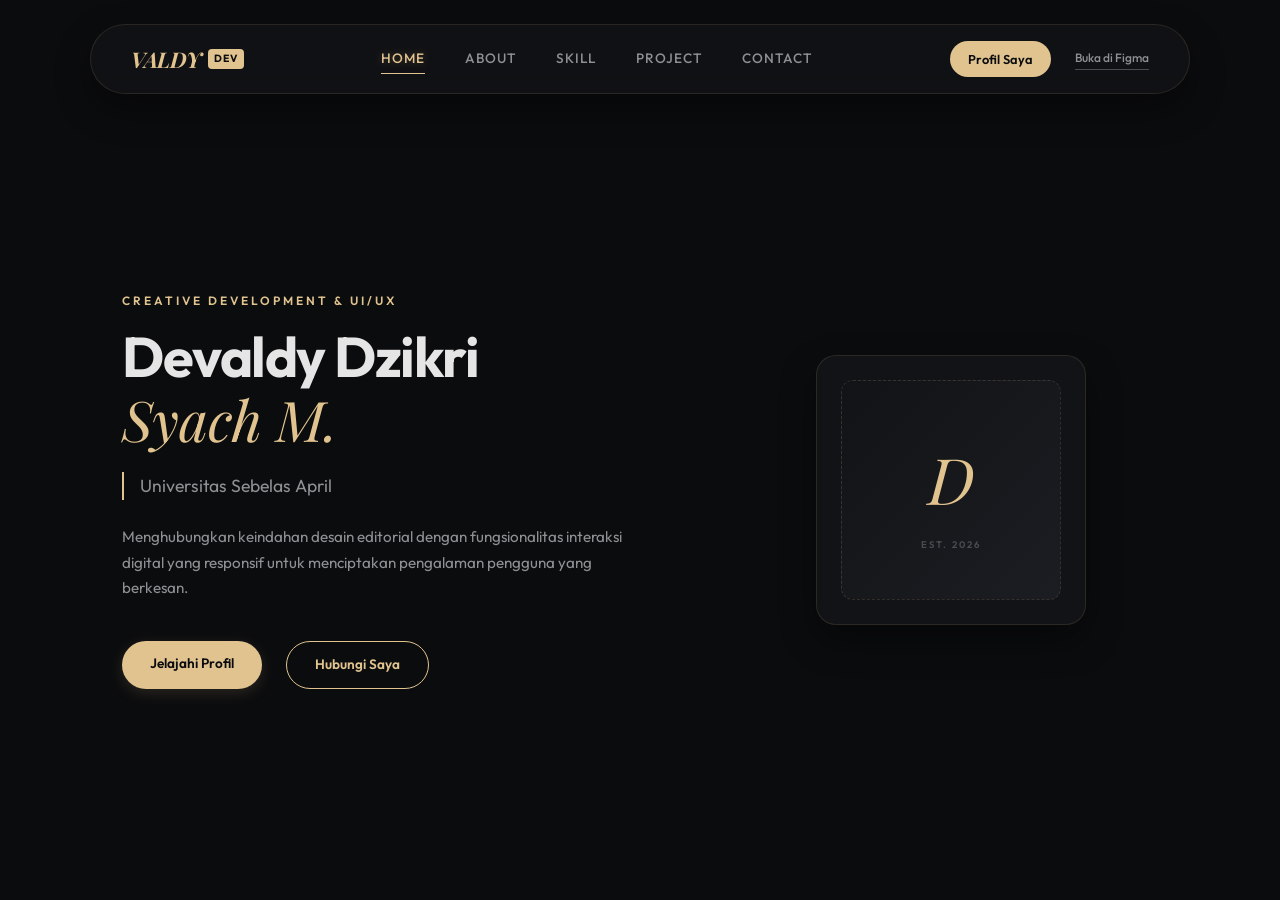
<file: portofolio mas valdy/index.html>
<!DOCTYPE html>
<html lang="id">
<head>
  <meta charset="UTF-8" />
  <meta name="viewport" content="width=device-width, initial-scale=1.0" />
  <title>Devaldy Dzikri Syach M. - Portofolio</title>
  <link rel="stylesheet" href="style.css" />
</head>
<body class="website-mode">
  <header class="mock-header">
    <a href="index.html" class="mock-logo prototype-hotspot" id="s1-logo" data-target="screen-home">VALDY<span>DEV</span></a>
    <button class="mobile-nav-toggle" aria-label="Toggle Menu">
      <span></span>
      <span></span>
      <span></span>
    </button>
    <nav class="mock-nav">
      <a href="index.html" class="mock-nav-item active prototype-hotspot" id="s1-nav-home" data-target="screen-home">Home</a>
      <a href="about.html" class="mock-nav-item prototype-hotspot" id="s1-nav-about" data-target="screen-about">About</a>
      <a href="skills.html" class="mock-nav-item prototype-hotspot" id="s1-nav-skills" data-target="screen-skills">Skill</a>
      <a href="projects.html" class="mock-nav-item prototype-hotspot" id="s1-nav-projects" data-target="screen-projects">Project</a>
      <a href="contact.html" class="mock-nav-item prototype-hotspot" id="s1-nav-contact" data-target="screen-contact">Contact</a>
    </nav>
    <div class="header-actions-group">
      <a href="about.html" class="mock-btn-cv prototype-hotspot" id="s1-btn-cv" data-target="screen-about">Profil Saya</a>
      <a href="canvas.html" class="mock-btn-figma">Buka di Figma</a>
    </div>
  </header>

  <div class="website-container" id="workspace-website">
    <main class="mock-main">
      <div class="hero-section">
        <div class="hero-left">
          <div class="hero-tag">CREATIVE DEVELOPMENT &amp; UI/UX</div>
          <h1 class="hero-title">Devaldy Dzikri<br><span>Syach M.</span></h1>
          <p class="hero-subtitle">Universitas Sebelas April</p>
          <p class="hero-desc">Menghubungkan keindahan desain editorial dengan fungsionalitas interaksi digital yang responsif untuk menciptakan pengalaman pengguna yang berkesan.</p>
          <div class="hero-actions">
            <a href="about.html" class="hero-btn-primary prototype-hotspot" id="s1-hero-explore" data-target="screen-about">Jelajahi Profil</a>
            <a href="contact.html" class="hero-btn-secondary prototype-hotspot" id="s1-hero-contact" data-target="screen-contact">Hubungi Saya</a>
          </div>
        </div>
        
        <div class="hero-right">
          <div class="avatar-glow">
            <div class="avatar-frame">
              <div class="avatar-placeholder">
                <span class="avatar-initials">D</span>
                <p>EST. 2026</p>
              </div>
            </div>
          </div>
        </div>
      </div>
    </main>
  </div>

  <!-- Toast Notification -->
  <div class="success-toast" id="submit-toast">
    <div class="toast-content">
      <span class="toast-icon">✓</span>
      <div>
        <h4>Pesan Berhasil Dikirim</h4>
        <p>Terima kasih. Hubungan simulasi telah dibuat dan Anda kembali ke Home.</p>
      </div>
    </div>
  </div>

  <script src="script.js"></script>
</body>
</html>
</file>
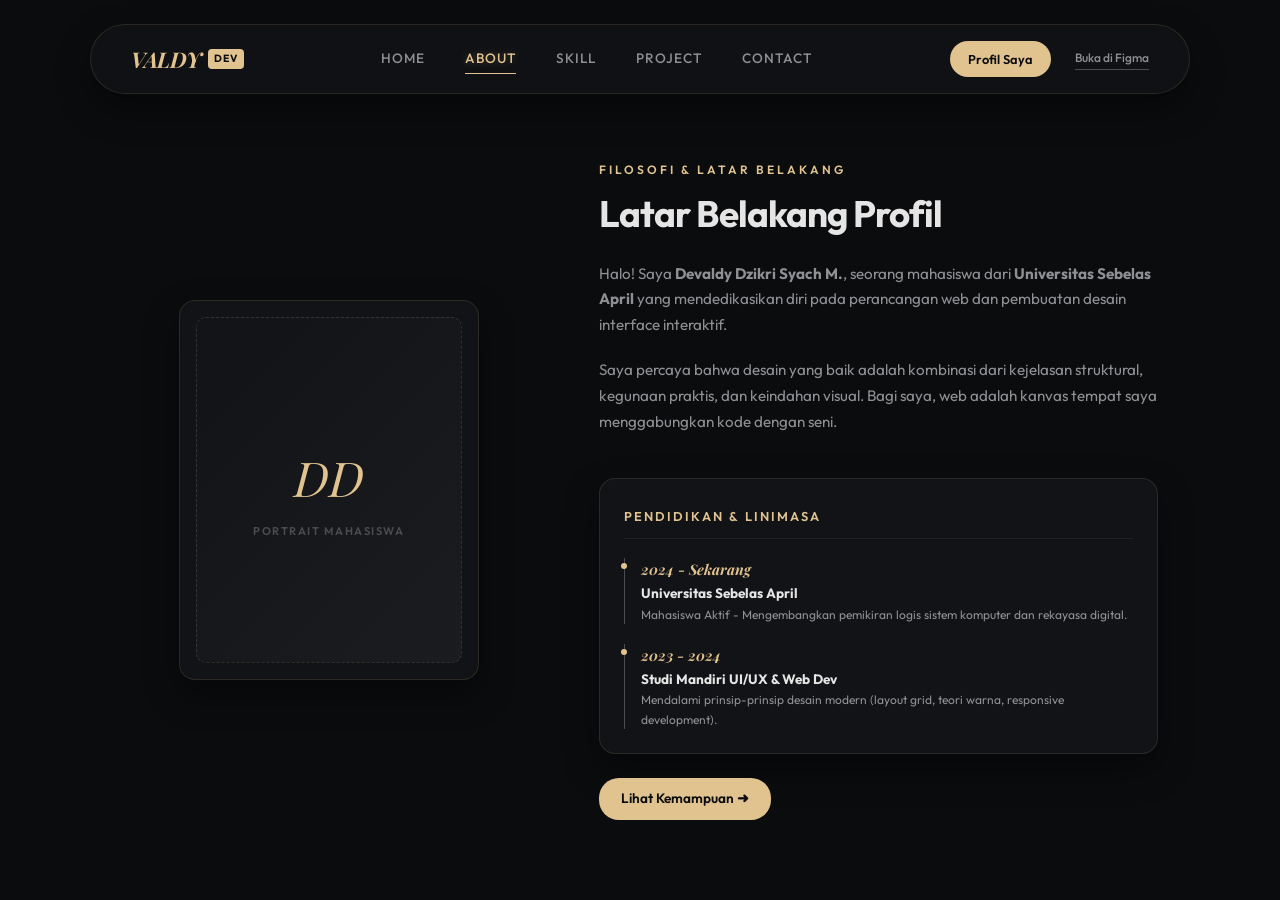
<file: portofolio mas valdy/about.html>
<!DOCTYPE html>
<html lang="id">
<head>
  <meta charset="UTF-8" />
  <meta name="viewport" content="width=device-width, initial-scale=1.0" />
  <title>Devaldy Dzikri Syach M. - About Me</title>
  <link rel="stylesheet" href="style.css" />
</head>
<body class="website-mode">
  <header class="mock-header">
    <a href="index.html" class="mock-logo prototype-hotspot" id="s2-logo" data-target="screen-home">VALDY<span>DEV</span></a>
    <button class="mobile-nav-toggle" aria-label="Toggle Menu">
      <span></span>
      <span></span>
      <span></span>
    </button>
    <nav class="mock-nav">
      <a href="index.html" class="mock-nav-item prototype-hotspot" id="s2-nav-home" data-target="screen-home">Home</a>
      <a href="about.html" class="mock-nav-item active prototype-hotspot" id="s2-nav-about" data-target="screen-about">About</a>
      <a href="skills.html" class="mock-nav-item prototype-hotspot" id="s2-nav-skills" data-target="screen-skills">Skill</a>
      <a href="projects.html" class="mock-nav-item prototype-hotspot" id="s2-nav-projects" data-target="screen-projects">Project</a>
      <a href="contact.html" class="mock-nav-item prototype-hotspot" id="s2-nav-contact" data-target="screen-contact">Contact</a>
    </nav>
    <div class="header-actions-group">
      <a href="about.html" class="mock-btn-cv prototype-hotspot" id="s2-btn-cv" data-target="screen-about">Profil Saya</a>
      <a href="canvas.html" class="mock-btn-figma">Buka di Figma</a>
    </div>
  </header>

  <div class="website-container" id="workspace-website">
    <main class="mock-main">
      <div class="about-section">
        <!-- Portrait Placeholder Left -->
        <div class="about-left">
          <div class="portrait-wrapper">
            <div class="portrait-placeholder">
              <span>DD</span>
              <p>PORTRAIT MAHASISWA</p>
            </div>
          </div>
        </div>
        
        <!-- Bio Info Right -->
        <div class="about-right">
          <div class="section-badge">FILOSOFI &amp; LATAR BELAKANG</div>
          <h2 class="section-title">Latar Belakang Profil</h2>
          <p class="about-desc">Halo! Saya <strong>Devaldy Dzikri Syach M.</strong>, seorang mahasiswa dari <strong>Universitas Sebelas April</strong> yang mendedikasikan diri pada perancangan web dan pembuatan desain interface interaktif.</p>
          <p class="about-desc">Saya percaya bahwa desain yang baik adalah kombinasi dari kejelasan struktural, kegunaan praktis, dan keindahan visual. Bagi saya, web adalah kanvas tempat saya menggabungkan kode dengan seni.</p>
          
          <div class="robotic-terminal">
            <div class="terminal-header">
              <span class="terminal-title">PENDIDIKAN &amp; LINIMASA</span>
            </div>
            <div class="timeline-list">
              <div class="timeline-item">
                <div class="timeline-date">2024 - Sekarang</div>
                <div class="timeline-title-text">Universitas Sebelas April</div>
                <div class="timeline-desc">Mahasiswa Aktif - Mengembangkan pemikiran logis sistem komputer dan rekayasa digital.</div>
              </div>
              <div class="timeline-item">
                <div class="timeline-date">2023 - 2024</div>
                <div class="timeline-title-text">Studi Mandiri UI/UX &amp; Web Dev</div>
                <div class="timeline-desc">Mendalami prinsip-prinsip desain modern (layout grid, teori warna, responsive development).</div>
              </div>
            </div>
          </div>
          
          <div class="about-cta-container">
            <a href="skills.html" class="about-btn-next prototype-hotspot" id="s2-btn-skills" data-target="screen-skills">Lihat Kemampuan ➜</a>
          </div>
        </div>
      </div>
    </main>
  </div>

  <script src="script.js"></script>
</body>
</html>
</file>
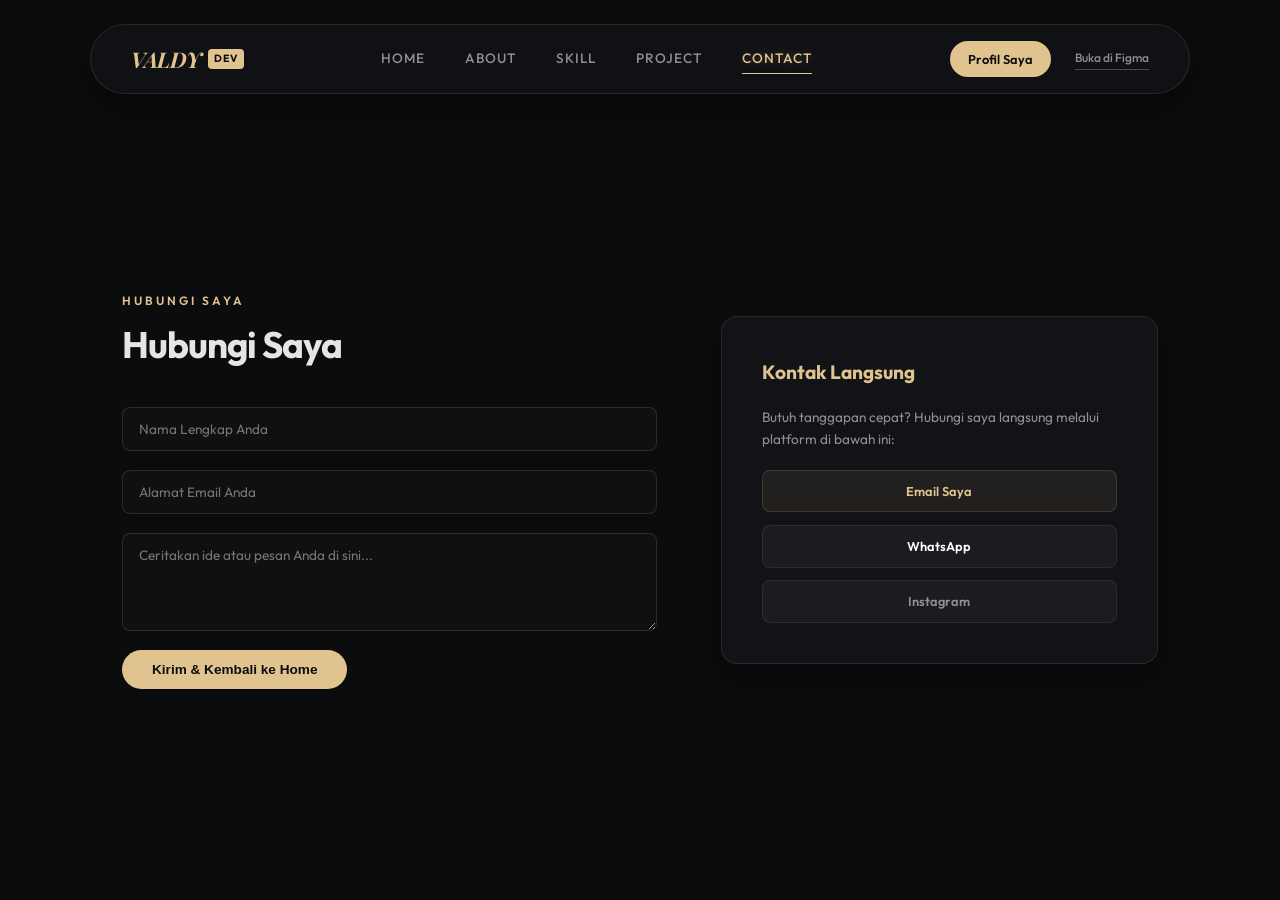
<file: portofolio mas valdy/contact.html>
<!DOCTYPE html>
<html lang="id">
<head>
  <meta charset="UTF-8" />
  <meta name="viewport" content="width=device-width, initial-scale=1.0" />
  <title>Devaldy Dzikri Syach M. - Contact</title>
  <link rel="stylesheet" href="style.css" />
</head>
<body class="website-mode">
  <header class="mock-header">
    <a href="index.html" class="mock-logo prototype-hotspot" id="s5-logo" data-target="screen-home">VALDY<span>DEV</span></a>
    <button class="mobile-nav-toggle" aria-label="Toggle Menu">
      <span></span>
      <span></span>
      <span></span>
    </button>
    <nav class="mock-nav">
      <a href="index.html" class="mock-nav-item prototype-hotspot" id="s5-nav-home" data-target="screen-home">Home</a>
      <a href="about.html" class="mock-nav-item prototype-hotspot" id="s5-nav-about" data-target="screen-about">About</a>
      <a href="skills.html" class="mock-nav-item prototype-hotspot" id="s5-nav-skills" data-target="screen-skills">Skill</a>
      <a href="projects.html" class="mock-nav-item prototype-hotspot" id="s5-nav-projects" data-target="screen-projects">Project</a>
      <a href="contact.html" class="mock-nav-item active prototype-hotspot" id="s5-nav-contact" data-target="screen-contact">Contact</a>
    </nav>
    <div class="header-actions-group">
      <a href="about.html" class="mock-btn-cv prototype-hotspot" id="s5-btn-cv" data-target="screen-about">Profil Saya</a>
      <a href="canvas.html" class="mock-btn-figma">Buka di Figma</a>
    </div>
  </header>

  <div class="website-container" id="workspace-website">
    <main class="mock-main">
      <div class="contact-section-inner">
        <!-- Form Left -->
        <div class="contact-left">
          <div class="section-badge">HUBUNGI SAYA</div>
          <h2 class="section-title">Hubungi Saya</h2>
          <form class="contact-form-sim" onsubmit="event.preventDefault(); triggerSubmitSim();">
            <input type="text" placeholder="Nama Lengkap Anda" class="contact-input" required />
            <input type="email" placeholder="Alamat Email Anda" class="contact-input" required />
            <textarea placeholder="Ceritakan ide atau pesan Anda di sini..." class="contact-textarea" rows="4" required></textarea>
            <button type="submit" class="contact-btn-submit prototype-hotspot" id="s5-btn-submit" data-target="screen-home">Kirim &amp; Kembali ke Home</button>
          </form>
        </div>
        
        <!-- Direct Links Right -->
        <div class="contact-right">
          <h3>Kontak Langsung</h3>
          <p>Butuh tanggapan cepat? Hubungi saya langsung melalui platform di bawah ini:</p>
          <div class="direct-links-grid">
            <a href="mailto:devaldy.dzikri@example.com" target="_blank" class="contact-social-btn email-btn">
              <span>Email Saya</span>
            </a>
            <a href="https://wa.me/6281234567890?text=Halo%20Devaldy%20saya%20tertarik%20dengan%20portofolio%20Anda" target="_blank" class="contact-social-btn wa-btn">
              <span>WhatsApp</span>
            </a>
            <a href="https://instagram.com/devaldy.dzikri" target="_blank" class="contact-social-btn ig-btn">
              <span>Instagram</span>
            </a>
          </div>
        </div>
      </div>
    </main>
  </div>

  <script src="script.js"></script>
</body>
</html>
</file>
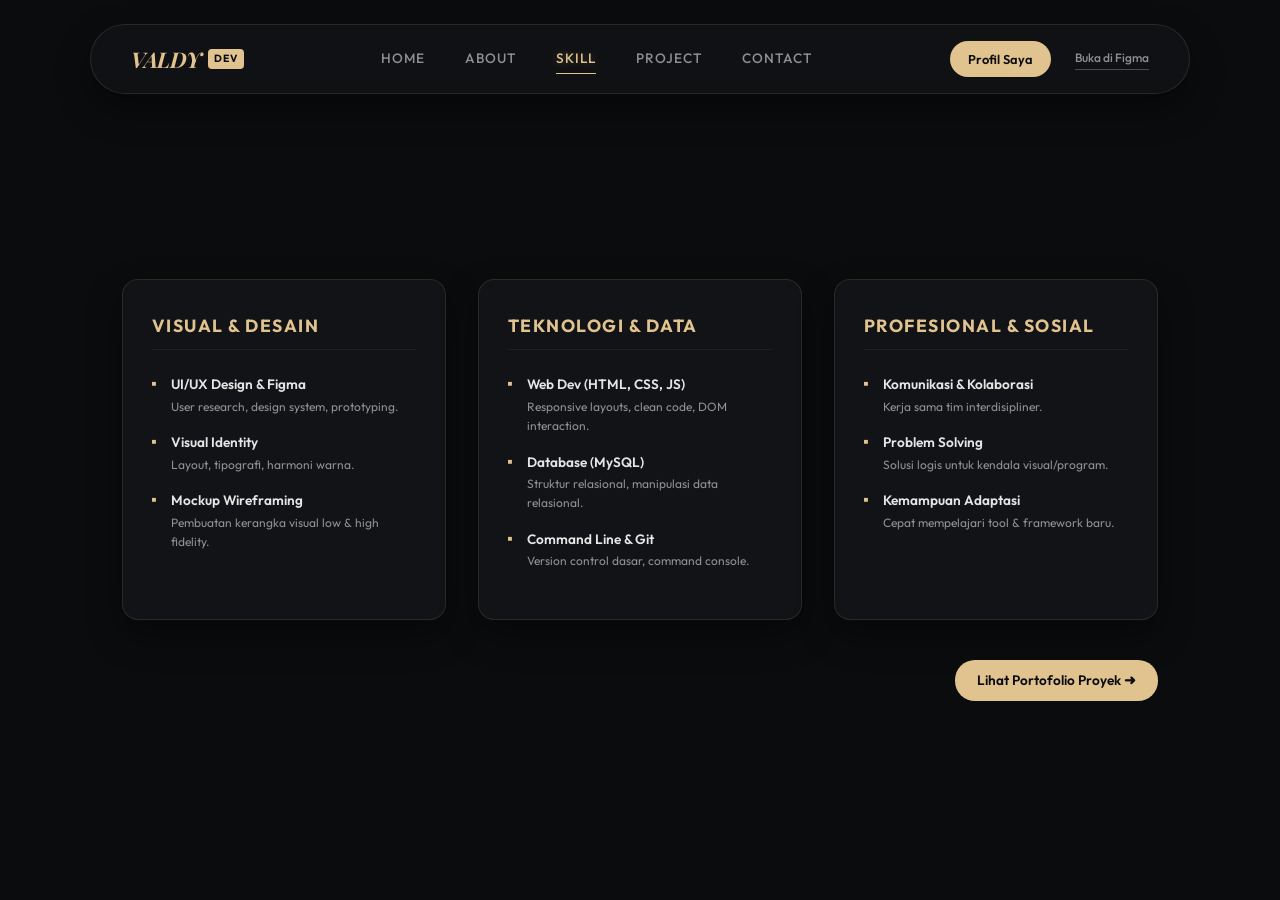
<file: portofolio mas valdy/skills.html>
<!DOCTYPE html>
<html lang="id">
<head>
  <meta charset="UTF-8" />
  <meta name="viewport" content="width=device-width, initial-scale=1.0" />
  <title>Devaldy Dzikri Syach M. - Skills</title>
  <link rel="stylesheet" href="style.css" />
</head>
<body class="website-mode">
  <header class="mock-header">
    <a href="index.html" class="mock-logo prototype-hotspot" id="s3-logo" data-target="screen-home">VALDY<span>DEV</span></a>
    <button class="mobile-nav-toggle" aria-label="Toggle Menu">
      <span></span>
      <span></span>
      <span></span>
    </button>
    <nav class="mock-nav">
      <a href="index.html" class="mock-nav-item prototype-hotspot" id="s3-nav-home" data-target="screen-home">Home</a>
      <a href="about.html" class="mock-nav-item prototype-hotspot" id="s3-nav-about" data-target="screen-about">About</a>
      <a href="skills.html" class="mock-nav-item active prototype-hotspot" id="s3-nav-skills" data-target="screen-skills">Skill</a>
      <a href="projects.html" class="mock-nav-item prototype-hotspot" id="s3-nav-projects" data-target="screen-projects">Project</a>
      <a href="contact.html" class="mock-nav-item prototype-hotspot" id="s3-nav-contact" data-target="screen-contact">Contact</a>
    </nav>
    <div class="header-actions-group">
      <a href="about.html" class="mock-btn-cv prototype-hotspot" id="s3-btn-cv" data-target="screen-about">Profil Saya</a>
      <a href="canvas.html" class="mock-btn-figma">Buka di Figma</a>
    </div>
  </header>

  <div class="website-container" id="workspace-website">
    <main class="mock-main">
      <div class="skills-layout">
        <!-- Col 1: Design -->
        <div class="skills-card">
          <h3>Visual &amp; Desain</h3>
          <ul class="skill-bullet-list">
            <li class="skill-bullet-item">
              <span class="skill-label-text">UI/UX Design &amp; Figma</span>
              <span class="skill-sub-text">User research, design system, prototyping.</span>
            </li>
            <li class="skill-bullet-item">
              <span class="skill-label-text">Visual Identity</span>
              <span class="skill-sub-text">Layout, tipografi, harmoni warna.</span>
            </li>
            <li class="skill-bullet-item">
              <span class="skill-label-text">Mockup Wireframing</span>
              <span class="skill-sub-text">Pembuatan kerangka visual low &amp; high fidelity.</span>
            </li>
          </ul>
        </div>
        
        <!-- Col 2: Dev -->
        <div class="skills-card">
          <h3>Teknologi &amp; Data</h3>
          <ul class="skill-bullet-list">
            <li class="skill-bullet-item">
              <span class="skill-label-text">Web Dev (HTML, CSS, JS)</span>
              <span class="skill-sub-text">Responsive layouts, clean code, DOM interaction.</span>
            </li>
            <li class="skill-bullet-item">
              <span class="skill-label-text">Database (MySQL)</span>
              <span class="skill-sub-text">Struktur relasional, manipulasi data relasional.</span>
            </li>
            <li class="skill-bullet-item">
              <span class="skill-label-text">Command Line &amp; Git</span>
              <span class="skill-sub-text">Version control dasar, command console.</span>
            </li>
          </ul>
        </div>
        
        <!-- Col 3: Professional -->
        <div class="skills-card">
          <h3>Profesional &amp; Sosial</h3>
          <ul class="skill-bullet-list">
            <li class="skill-bullet-item">
              <span class="skill-label-text">Komunikasi &amp; Kolaborasi</span>
              <span class="skill-sub-text">Kerja sama tim interdisipliner.</span>
            </li>
            <li class="skill-bullet-item">
              <span class="skill-label-text">Problem Solving</span>
              <span class="skill-sub-text">Solusi logis untuk kendala visual/program.</span>
            </li>
            <li class="skill-bullet-item">
              <span class="skill-label-text">Kemampuan Adaptasi</span>
              <span class="skill-sub-text">Cepat mempelajari tool &amp; framework baru.</span>
            </li>
          </ul>
        </div>
      </div>
      
      <div class="skills-footer">
        <a href="projects.html" class="about-btn-next prototype-hotspot" id="s3-btn-projects" data-target="screen-projects">Lihat Portofolio Proyek ➜</a>
      </div>
    </main>
  </div>

  <script src="script.js"></script>
</body>
</html>
</file>
<file: portofolio mas valdy/style.css>
/* ==========================================================================
   RESET & SYSTEM VARIABLE DEFINITIONS
   ========================================================================== */
@import url('https://fonts.googleapis.com/css2?family=Playfair+Display:ital,wght@0,400;0,700;1,400&family=Outfit:wght@300;400;500;600;700&family=Syne:wght@700;800&display=swap');

:root {
  /* Luxury Dark Palette */
  --bg-dark: #0B0C0E;          /* Deep Velvet Charcoal */
  --bg-panel: #121316;         /* Dark Slate Slate */
  --text-primary: #E5E5E5;     /* Premium Platinum Silver */
  --text-secondary: #8E9093;   /* Soft Muted Gray */
  --text-muted: #4A4C50;       /* Dark Boundary Gray */
  
  /* Metallic Accent */
  --accent-gold: #E1C38F;      /* Champagne Gold */
  --accent-gold-muted: rgba(225, 195, 143, 0.15);
  
  /* Typography */
  --font-family: 'Outfit', sans-serif;
  --font-serif: 'Playfair Display', serif;
  --font-heading: 'Syne', sans-serif;

  /* Glassmorphism & Shadow Tokens */
  --glass-bg: rgba(18, 19, 22, 0.85);
  --glass-border: rgba(225, 195, 143, 0.12);
  --glass-shadow: 0 15px 35px rgba(0, 0, 0, 0.4);

  /* Figma Canvas Styles */
  --figma-bg: #121315;         /* Luxury Dark Workspace */
  --figma-border: #242528;
  --wire-color: #0c8ce9;       /* Figma Blue */
  --wire-hover-color: #ff2d55;
}

* {
  box-sizing: border-box;
  margin: 0;
  padding: 0;
}

body {
  font-family: var(--font-family);
  background: var(--bg-dark);
  color: var(--text-primary);
  line-height: 1.6;
  overflow-x: hidden;
}

a {
  color: inherit;
  text-decoration: none;
}

/* Custom Minimalist Scrollbar */
::-webkit-scrollbar {
  width: 6px;
}
::-webkit-scrollbar-track {
  background: var(--bg-dark);
}
::-webkit-scrollbar-thumb {
  background: #202226;
  border-radius: 3px;
}
::-webkit-scrollbar-thumb:hover {
  background: var(--accent-gold);
}

/* ==========================================================================
   WEBSITE VIEW - WRAPPERS & CONTAINER
   ========================================================================== */
.website-mode {
  min-height: 100vh;
  display: flex;
  flex-direction: column;
}

.website-container {
  width: 100%;
  max-width: 1100px;
  margin: 0 auto;
  padding: 8rem 2rem 3rem 2rem; /* Clear top header space */
  flex-grow: 1;
  display: flex;
  flex-direction: column;
  justify-content: center;
}

/* ==========================================================================
   TOP-FLOATING LUXURY GLASS BAR NAVIGATION
   ========================================================================== */
.mock-header {
  position: fixed;
  top: 1.5rem;
  left: 50%;
  transform: translateX(-50%);
  width: calc(100% - 3rem);
  max-width: 1100px;
  height: 70px;
  background: var(--glass-bg);
  border: 1px solid var(--glass-border);
  border-radius: 35px;
  padding: 0 2.5rem;
  display: flex;
  justify-content: space-between;
  align-items: center;
  z-index: 100;
  backdrop-filter: blur(10px);
  box-shadow: var(--glass-shadow);
}

.mock-logo {
  font-family: var(--font-serif);
  font-weight: 700;
  font-size: 1.35rem;
  color: var(--accent-gold);
  letter-spacing: -0.5px;
  font-style: italic;
  display: flex;
  align-items: center;
  gap: 4px;
}

.mock-logo span {
  font-family: var(--font-family);
  font-size: 0.65rem;
  background: var(--accent-gold);
  color: #0B0C0E;
  padding: 2px 6px;
  border-radius: 4px;
  font-weight: 700;
  letter-spacing: 1px;
  font-style: normal;
  margin-left: 2px;
}

.mock-nav {
  display: flex;
  gap: 2.5rem;
}

.mock-nav-item {
  font-size: 0.85rem;
  font-weight: 500;
  color: var(--text-secondary);
  transition: all 0.3s ease;
  position: relative;
  text-transform: uppercase;
  letter-spacing: 1px;
}

.mock-nav-item:hover, .mock-nav-item.active {
  color: var(--accent-gold);
  text-shadow: 0 0 10px rgba(225, 195, 143, 0.3);
}

.mock-nav-item.active::after {
  content: '';
  position: absolute;
  bottom: -4px;
  left: 0;
  width: 100%;
  height: 1px;
  background: var(--accent-gold);
}

.header-actions-group {
  display: flex;
  align-items: center;
  gap: 1.5rem;
}

.mock-btn-cv {
  font-family: var(--font-family);
  font-weight: 600;
  font-size: 0.8rem;
  padding: 8px 18px;
  border-radius: 20px;
  background: var(--accent-gold);
  color: #0B0C0E;
  border: none;
  cursor: pointer;
  transition: all 0.3s ease;
}

.mock-btn-cv:hover {
  background: #ffffff;
  transform: translateY(-1px);
}

.mock-btn-figma {
  font-size: 0.75rem;
  font-weight: 500;
  color: var(--text-secondary);
  border-bottom: 1px solid var(--text-muted);
  transition: all 0.3s;
  padding-bottom: 1px;
}

.mock-btn-figma:hover {
  color: var(--accent-gold);
  border-bottom-color: var(--accent-gold);
}

.mock-main {
  flex-grow: 1;
  display: flex;
  flex-direction: column;
  justify-content: center;
}

/* ==========================================================================
   PAGE 1: HOME SCREEN (LUXURY TYPOGRAPHY & MEDIA PLACEHOLDER)
   ========================================================================== */
.hero-section {
  display: grid;
  grid-template-columns: 1.15fr 0.85fr;
  gap: 4rem;
  align-items: center;
}

.hero-left {
  display: flex;
  flex-direction: column;
}

.hero-tag {
  font-family: var(--font-family);
  font-size: 0.75rem;
  font-weight: 600;
  color: var(--accent-gold);
  letter-spacing: 3px;
  margin-bottom: 1rem;
  text-transform: uppercase;
}

.hero-title {
  font-family: var(--font-family);
  font-size: 3.5rem;
  line-height: 1.1;
  font-weight: 700;
  color: var(--text-primary);
  margin-bottom: 1.2rem;
  letter-spacing: -1.5px;
}

.hero-title span {
  font-family: var(--font-serif);
  font-weight: 400;
  font-style: italic;
  color: var(--accent-gold);
  letter-spacing: 0px;
}

.hero-subtitle {
  font-size: 1.1rem;
  font-weight: 400;
  color: var(--text-secondary);
  margin-bottom: 1.5rem;
  border-left: 2px solid var(--accent-gold);
  padding-left: 1rem;
}

.hero-desc {
  font-size: 0.95rem;
  color: var(--text-secondary);
  margin-bottom: 2.5rem;
  max-width: 500px;
  line-height: 1.7;
}

.hero-actions {
  display: flex;
  gap: 1.5rem;
}

.hero-btn-primary {
  padding: 12px 28px;
  border-radius: 30px;
  font-weight: 600;
  font-size: 0.85rem;
  background: var(--accent-gold);
  color: #0B0C0E;
  transition: all 0.3s ease;
  box-shadow: 0 4px 15px rgba(225, 195, 143, 0.15);
}

.hero-btn-primary:hover {
  transform: translateY(-2px);
  background: #ffffff;
}

.hero-btn-secondary {
  padding: 12px 28px;
  border-radius: 30px;
  font-weight: 600;
  font-size: 0.85rem;
  background: transparent;
  color: var(--accent-gold);
  border: 1px solid var(--accent-gold);
  transition: all 0.3s ease;
}

.hero-btn-secondary:hover {
  background: rgba(225, 195, 143, 0.05);
}

/* Luxury portrait placeholder */
.hero-right {
  display: flex;
  justify-content: center;
}

.avatar-glow {
  position: relative;
}

.avatar-frame {
  width: 270px;
  height: 270px;
  border-radius: 20px;
  background: var(--bg-panel);
  border: 1px solid var(--glass-border);
  padding: 1.5rem;
  display: flex;
  align-items: center;
  justify-content: center;
  box-shadow: var(--glass-shadow);
}

.avatar-placeholder {
  width: 100%;
  height: 100%;
  border-radius: 12px;
  background: linear-gradient(135deg, #121316 0%, #1c1d22 100%);
  border: 1px dashed rgba(225, 195, 143, 0.15);
  display: flex;
  flex-direction: column;
  align-items: center;
  justify-content: center;
  position: relative;
  overflow: hidden;
  color: var(--text-secondary);
}

.avatar-initials {
  font-family: var(--font-serif);
  font-size: 4rem;
  font-weight: 400;
  font-style: italic;
  color: var(--accent-gold);
}

.avatar-placeholder p {
  font-size: 0.6rem;
  font-weight: 600;
  letter-spacing: 2px;
  margin-top: 6px;
  color: var(--text-muted);
}

/* ==========================================================================
   PAGE 2: ABOUT ME SCREEN (LUXURY SPLIT SCREEN)
   ========================================================================== */
.about-section {
  display: grid;
  grid-template-columns: 0.85fr 1.15fr;
  gap: 4rem;
  align-items: center;
}

.about-left {
  display: flex;
  justify-content: center;
}

.portrait-wrapper {
  width: 100%;
  max-width: 300px;
  height: 380px;
  border-radius: 16px;
  background: var(--bg-panel);
  border: 1px solid var(--glass-border);
  padding: 1rem;
  box-shadow: var(--glass-shadow);
}

.portrait-placeholder {
  width: 100%;
  height: 100%;
  border-radius: 10px;
  background: linear-gradient(135deg, #121316 0%, #1b1c20 100%);
  border: 1px dashed rgba(225, 195, 143, 0.15);
  display: flex;
  flex-direction: column;
  align-items: center;
  justify-content: center;
  color: var(--text-muted);
  text-align: center;
  padding: 1.5rem;
}

.portrait-placeholder span {
  font-family: var(--font-serif);
  font-size: 3rem;
  font-style: italic;
  color: var(--accent-gold);
  margin-bottom: 0.5rem;
}

.portrait-placeholder p {
  font-size: 0.7rem;
  letter-spacing: 1.5px;
  font-weight: 600;
}

.about-right {
  display: flex;
  flex-direction: column;
}

.section-badge {
  font-size: 0.75rem;
  font-weight: 600;
  color: var(--accent-gold);
  letter-spacing: 3px;
  text-transform: uppercase;
  margin-bottom: 0.8rem;
}

.section-title {
  font-family: var(--font-family);
  font-size: 2.3rem;
  font-weight: 700;
  line-height: 1.2;
  color: var(--text-primary);
  margin-bottom: 1.5rem;
  letter-spacing: -1px;
}

.about-desc {
  font-size: 0.95rem;
  color: var(--text-secondary);
  margin-bottom: 1.2rem;
  line-height: 1.7;
}

.about-cta-container {
  margin-top: 1.5rem;
}

.about-btn-next {
  display: inline-flex;
  align-items: center;
  gap: 8px;
  padding: 10px 22px;
  background: var(--accent-gold);
  color: #0B0C0E;
  border-radius: 20px;
  font-weight: 600;
  font-size: 0.85rem;
  transition: all 0.3s;
}

.about-btn-next:hover {
  transform: translateX(4px);
  background: #ffffff;
}

/* Chronological Timeline Box */
.robotic-terminal {
  background: var(--bg-panel);
  border: 1px solid var(--glass-border);
  border-radius: 16px;
  padding: 1.5rem;
  box-shadow: var(--glass-shadow);
  margin-top: 1.5rem;
}

.terminal-header {
  border-bottom: 1px solid rgba(225, 195, 143, 0.08);
  padding-bottom: 0.6rem;
  margin-bottom: 1.2rem;
}

.terminal-title {
  font-size: 0.8rem;
  text-transform: uppercase;
  letter-spacing: 2px;
  color: var(--accent-gold);
  font-weight: 600;
}

.timeline-list {
  display: flex;
  flex-direction: column;
  gap: 1.2rem;
}

.timeline-item {
  display: flex;
  flex-direction: column;
  border-left: 1.5px solid var(--text-muted);
  padding-left: 1rem;
  position: relative;
}

.timeline-item::after {
  content: '';
  position: absolute;
  left: -4px;
  top: 5px;
  width: 6px;
  height: 6px;
  border-radius: 50%;
  background: var(--accent-gold);
}

.timeline-date {
  font-family: var(--font-serif);
  font-size: 0.9rem;
  font-style: italic;
  color: var(--accent-gold);
  font-weight: 700;
  margin-bottom: 2px;
}

.timeline-title-text {
  font-size: 0.85rem;
  font-weight: 700;
  color: var(--text-primary);
}

.timeline-desc {
  font-size: 0.75rem;
  color: var(--text-secondary);
}

/* ==========================================================================
   PAGE 3: SKILLS SCREEN (LUXURY THREE COLUMN LIST)
   ========================================================================== */
.skills-layout {
  display: grid;
  grid-template-columns: 1fr 1fr 1fr;
  gap: 2rem;
  margin-bottom: 2.5rem;
}

.skills-card {
  background: var(--bg-panel);
  border: 1px solid var(--glass-border);
  border-radius: 16px;
  padding: 2rem 1.8rem;
  box-shadow: var(--glass-shadow);
}

.skills-card h3 {
  font-family: var(--font-family);
  font-size: 1.1rem;
  font-weight: 700;
  margin-bottom: 1.5rem;
  color: var(--accent-gold);
  text-transform: uppercase;
  letter-spacing: 1.5px;
  border-bottom: 1px solid rgba(225, 195, 143, 0.08);
  padding-bottom: 0.6rem;
}

.skill-bullet-list {
  list-style: none;
}

.skill-bullet-item {
  position: relative;
  padding-left: 1.2rem;
  margin-bottom: 1rem;
  font-size: 0.85rem;
}

.skill-bullet-item::before {
  content: '■';
  position: absolute;
  left: 0;
  color: var(--accent-gold);
  font-size: 0.5rem;
  top: 3px;
}

.skill-label-text {
  font-weight: 600;
  color: var(--text-primary);
  display: block;
}

.skill-sub-text {
  font-size: 0.75rem;
  color: var(--text-secondary);
  display: block;
  margin-top: 1px;
}

.skills-footer {
  display: flex;
  justify-content: flex-end;
}

/* ==========================================================================
   PAGE 4: PROJECTS SCREEN (IMAGE CONTAINER GRID)
   ========================================================================== */
.projects-container {
  display: flex;
  flex-direction: column;
}

.projects-intro {
  margin-bottom: 2rem;
}

.projects-grid-2x2 {
  display: grid;
  grid-template-columns: 1fr 1fr;
  gap: 2rem;
}

.project-card-compact {
  background: var(--bg-panel);
  border: 1px solid var(--glass-border);
  border-radius: 16px;
  overflow: hidden;
  display: flex;
  flex-direction: column;
  transition: all 0.3s ease;
  box-shadow: var(--glass-shadow);
  padding: 1.2rem;
}

.project-card-compact:hover {
  transform: translateY(-4px);
  border-color: var(--accent-gold);
  box-shadow: 0 12px 30px rgba(0, 0, 0, 0.6);
}

/* Premium Image Placeholder Wrapper */
.project-image-wrapper {
  position: relative;
  width: 100%;
  height: 170px;
  border-radius: 10px;
  overflow: hidden;
  background: #191B1F;
  border: 1px solid rgba(225, 195, 143, 0.08);
  margin-bottom: 1.2rem;
}

.project-image-wrapper img {
  width: 100%;
  height: 100%;
  object-fit: cover;
  opacity: 0.85;
  transition: transform 0.5s ease;
  z-index: 2;
  position: relative;
}

.project-card-compact:hover .project-image-wrapper img {
  transform: scale(1.04);
}

/* Backing layout when image is not present */
.project-image-wrapper::before {
  content: 'PLACEHOLDER GAMBAR PROYEK';
  position: absolute;
  top: 0; left: 0; right: 0; bottom: 0;
  display: flex;
  align-items: center;
  justify-content: center;
  font-size: 0.7rem;
  font-weight: 700;
  letter-spacing: 2px;
  color: rgba(225, 195, 143, 0.3);
  background: linear-gradient(135deg, #121316 0%, #1b1c20 100%);
  z-index: 1;
  text-align: center;
  padding: 1rem;
}

.proj-number {
  font-family: var(--font-serif);
  font-size: 1.8rem;
  font-weight: 700;
  font-style: italic;
  color: var(--accent-gold);
  line-height: 1;
  margin-bottom: 0.5rem;
}

.proj-meta h4 {
  font-family: var(--font-family);
  font-size: 1.05rem;
  font-weight: 700;
  color: var(--text-primary);
  margin-bottom: 0.2rem;
}

.proj-role-tag {
  font-size: 0.7rem;
  font-weight: 600;
  color: var(--accent-gold);
  text-transform: uppercase;
  letter-spacing: 1px;
  margin-bottom: 0.6rem;
  display: block;
}

.proj-meta p {
  font-size: 0.8rem;
  color: var(--text-secondary);
  line-height: 1.5;
  margin-bottom: 1rem;
}

.click-details {
  font-size: 0.75rem;
  font-weight: 700;
  color: var(--accent-gold);
  display: inline-flex;
  align-items: center;
  gap: 4px;
}

/* ==========================================================================
   PAGE 5: CONTACT SCREEN (LUXE DARK INQUIRY BOX)
   ========================================================================== */
.contact-section-inner {
  display: grid;
  grid-template-columns: 1.1fr 0.9fr;
  gap: 4rem;
  align-items: center;
}

.contact-left {
  display: flex;
  flex-direction: column;
}

.contact-form-sim {
  display: flex;
  flex-direction: column;
  gap: 1.2rem;
  margin-top: 1rem;
}

.contact-input, .contact-textarea {
  background: rgba(255, 255, 255, 0.02);
  border: 1px solid rgba(225, 195, 143, 0.15);
  border-radius: 8px;
  padding: 12px 16px;
  color: white;
  font-family: var(--font-family);
  font-size: 0.85rem;
  transition: all 0.3s;
}

.contact-input:focus, .contact-textarea:focus {
  outline: none;
  border-color: var(--accent-gold);
  box-shadow: 0 0 10px rgba(225, 195, 143, 0.1);
  background: rgba(255, 255, 255, 0.04);
}

.contact-btn-submit {
  align-self: flex-start;
  padding: 12px 30px;
  border-radius: 30px;
  font-weight: 600;
  font-size: 0.85rem;
  background: var(--accent-gold);
  color: #0B0C0E;
  cursor: pointer;
  transition: all 0.3s;
  border: none;
}

.contact-btn-submit:hover {
  background: #ffffff;
  transform: translateY(-1px);
}

.contact-right {
  background: var(--bg-panel);
  border: 1px solid var(--glass-border);
  border-radius: 16px;
  padding: 2.5rem;
  box-shadow: var(--glass-shadow);
  display: flex;
  flex-direction: column;
  gap: 1.2rem;
}

.contact-right h3 {
  font-family: var(--font-family);
  font-size: 1.2rem;
  font-weight: 700;
  color: var(--accent-gold);
}

.contact-right p {
  font-size: 0.85rem;
  color: var(--text-secondary);
  line-height: 1.6;
}

.direct-links-grid {
  display: flex;
  flex-direction: column;
  gap: 0.8rem;
}

.contact-social-btn {
  display: flex;
  align-items: center;
  justify-content: center;
  padding: 10px;
  border-radius: 8px;
  font-weight: 600;
  font-size: 0.8rem;
  transition: all 0.3s;
}

.contact-social-btn.email-btn {
  background: rgba(225, 195, 143, 0.08);
  border: 1px solid rgba(225, 195, 143, 0.15);
  color: var(--accent-gold);
}
.contact-social-btn.email-btn:hover {
  background: rgba(225, 195, 143, 0.15);
  transform: translateY(-2px);
}

.contact-social-btn.wa-btn {
  background: rgba(255, 255, 255, 0.04);
  border: 1px solid rgba(255, 255, 255, 0.08);
  color: #ffffff;
}
.contact-social-btn.wa-btn:hover {
  background: rgba(255, 255, 255, 0.08);
  transform: translateY(-2px);
}

.contact-social-btn.ig-btn {
  background: rgba(255, 255, 255, 0.04);
  border: 1px solid rgba(255, 255, 255, 0.08);
  color: var(--text-secondary);
}
.contact-social-btn.ig-btn:hover {
  background: rgba(255, 255, 255, 0.08);
  transform: translateY(-2px);
}

/* ==========================================================================
   SUCCESS TOAST NOTIFICATION
   ========================================================================== */
.success-toast {
  position: fixed;
  bottom: -100px;
  left: 50%;
  transform: translateX(-50%);
  background: var(--bg-panel);
  border: 1px solid var(--accent-gold);
  border-radius: 12px;
  padding: 1rem 1.8rem;
  box-shadow: 0 15px 35px rgba(0, 0, 0, 0.5);
  z-index: 1000;
  transition: all 0.4s cubic-bezier(0.175, 0.885, 0.32, 1.275);
  opacity: 0;
  pointer-events: none;
}

.success-toast.show {
  bottom: 30px;
  opacity: 1;
  pointer-events: auto;
}

.toast-content {
  display: flex;
  align-items: center;
  gap: 12px;
}

.toast-icon {
  font-size: 1.5rem;
  color: var(--accent-gold);
}

.toast-content h4 {
  font-size: 0.9rem;
  font-weight: 700;
  color: var(--accent-gold);
  margin-bottom: 2px;
}

.toast-content p {
  font-size: 0.75rem;
  color: var(--text-secondary);
}

/* ==========================================================================
   FIGMA EXPORT CANVAS SYSTEM SPECIFIC STYLING (LUXURY DARK CANVS)
   ========================================================================== */
.export-canvas-mode {
  background: var(--figma-bg) !important;
  width: 3800px;
  height: 2000px;
  overflow: auto;
  position: relative;
  margin: 0;
  padding: 0;
}

/* Figma grid pattern */
.export-canvas-mode #workspace-canvas {
  background-color: var(--figma-bg);
  background-image: 
    radial-gradient(rgba(255, 255, 255, 0.03) 1.5px, transparent 1.5px);
  background-size: 32px 32px;
  position: relative;
}

.export-canvas-mode .figma-frame {
  border: 1px solid var(--figma-border);
  box-shadow: 0px 4px 25px rgba(0, 0, 0, 0.4);
  border-radius: 8px;
  background: var(--bg-dark);
}

.export-canvas-mode .frame-label {
  position: absolute;
  top: -24px;
  left: 0;
  font-family: 'Outfit', system-ui, -apple-system, sans-serif;
  font-size: 11px;
  color: var(--text-secondary);
  display: flex;
  gap: 6px;
  user-select: none;
}

.export-canvas-mode .frame-name {
  font-weight: 700;
  color: var(--accent-gold);
}

.export-canvas-mode .frame-size {
  color: var(--text-muted);
}

/* Hover indication on frame */
.export-canvas-mode .figma-frame:hover {
  border-color: var(--wire-color);
}

/* Override fixed sidebar navigation inside the absolute figma frames to fit frame bounds */
.figma-frame .mock-header {
  position: absolute;
  top: 1.5rem;
  left: 50%;
  transform: translateX(-50%);
  width: calc(100% - 3rem);
}

.figma-frame .website-container {
  padding: 8rem 1.5rem 1.5rem 1.5rem !important;
  height: 100%;
}

.figma-frame .mock-main {
  height: 100%;
  justify-content: center;
  padding: 0;
}

/* Prototype SVG Layer */
#prototype-svg {
  position: absolute;
  top: 0;
  left: 0;
  width: 100%;
  height: 100%;
  pointer-events: none;
  z-index: 99;
}

/* Connection curves styling */
.wire-curve {
  fill: none;
  stroke: var(--wire-color);
  stroke-width: 2.2;
  transition: stroke 0.2s, stroke-width 0.2s;
  pointer-events: stroke;
}

.wire-curve:hover {
  stroke: var(--wire-hover-color);
  stroke-width: 3;
  filter: drop-shadow(0 0 5px var(--wire-hover-color));
}

.wire-start-anchor {
  fill: var(--wire-color);
  stroke: #ffffff;
  stroke-width: 1.5;
  transition: fill 0.2s;
}

.wire-curve:hover + .wire-start-anchor {
  fill: var(--wire-hover-color);
}

/* Mobile Navigation Button */
.mobile-nav-toggle {
  display: none;
  flex-direction: column;
  justify-content: space-between;
  width: 24px;
  height: 16px;
  background: transparent;
  border: none;
  cursor: pointer;
  z-index: 101;
  padding: 0;
}

.mobile-nav-toggle span {
  display: block;
  width: 100%;
  height: 2px;
  background-color: var(--accent-gold);
  border-radius: 2px;
  transition: all 0.3s cubic-bezier(0.16, 1, 0.3, 1);
}

/* Hamburger animations */
.mock-header.mobile-active .mobile-nav-toggle span:nth-child(1) {
  transform: translateY(7px) rotate(45deg);
}

.mock-header.mobile-active .mobile-nav-toggle span:nth-child(2) {
  opacity: 0;
}

.mock-header.mobile-active .mobile-nav-toggle span:nth-child(3) {
  transform: translateY(-7px) rotate(-45deg);
}

/* Keyframes for dropdown animation */
@keyframes mobileMenuFadeIn {
  from {
    opacity: 0;
    transform: translateY(-10px);
  }
  to {
    opacity: 1;
    transform: translateY(0);
  }
}

/* Responsive adjustments for standard layout */
@media (max-width: 900px) {
  .website-mode .hero-section, 
  .website-mode .about-section, 
  .website-mode .contact-section-inner {
    grid-template-columns: 1fr;
    gap: 2.5rem;
  }
  
  .website-mode .projects-grid-2x2 {
    grid-template-columns: 1fr;
    gap: 1.5rem;
  }
  
  .website-mode .skills-layout {
    grid-template-columns: 1fr;
    gap: 1.5rem;
  }
  
  .website-mode .hero-right {
    order: -1;
  }

  .website-mode .website-container {
    padding: 7rem 1.5rem 3rem 1.5rem !important;
  }
}

@media (max-width: 768px) {
  /* Header adjustments on mobile */
  .website-mode .mock-header {
    width: calc(100% - 2rem);
    height: 65px;
    padding: 0 1.5rem;
    top: 1rem;
    border-radius: 32px;
  }
  
  .website-mode .mock-logo {
    font-size: 1.15rem;
  }
  
  .website-mode .mobile-nav-toggle {
    display: flex;
  }
  
  /* Hide standard nav elements */
  .website-mode .mock-header .mock-nav {
    display: none;
  }
  
  .website-mode .mock-header .header-actions-group {
    display: none;
  }
  
  /* Display vertical dropdown menu when active */
  .website-mode .mock-header.mobile-active .mock-nav {
    display: flex;
    flex-direction: column;
    position: absolute;
    top: calc(100% + 10px);
    left: 0;
    right: 0;
    background: var(--glass-bg);
    border: 1px solid var(--glass-border);
    border-radius: 24px;
    padding: 2rem 1.5rem;
    gap: 1.5rem;
    align-items: center;
    backdrop-filter: blur(15px);
    box-shadow: var(--glass-shadow);
    animation: mobileMenuFadeIn 0.3s cubic-bezier(0.16, 1, 0.3, 1) forwards;
    z-index: 99;
  }
  
  .website-mode .mock-header.mobile-active .mock-nav-item {
    font-size: 0.95rem;
    width: 100%;
    text-align: center;
    padding: 0.5rem 0;
  }
  
  .website-mode .mock-header.mobile-active .header-actions-group {
    display: flex;
    flex-direction: column;
    align-items: center;
    gap: 1rem;
    width: 100%;
    margin-top: 0.5rem;
    border-top: 1px solid rgba(225, 195, 143, 0.08);
    padding-top: 1.5rem;
  }
  
  .website-mode .mock-header.mobile-active .mock-btn-cv {
    width: 80%;
    text-align: center;
    padding: 10px 0;
  }

  /* Hero Section Responsiveness */
  .website-mode .hero-title {
    font-size: 2.3rem;
    line-height: 1.15;
    letter-spacing: -1px;
    text-align: center;
  }
  
  .website-mode .hero-tag {
    text-align: center;
    letter-spacing: 2px;
    margin-bottom: 0.8rem;
  }
  
  .website-mode .hero-subtitle {
    text-align: center;
    border-left: none;
    padding-left: 0;
    margin-bottom: 1.2rem;
    font-size: 1rem;
  }
  
  .website-mode .hero-desc {
    text-align: center;
    margin: 0 auto 2rem auto;
    font-size: 0.88rem;
  }
  
  .website-mode .hero-actions {
    flex-direction: column;
    gap: 0.8rem;
    width: 100%;
    align-items: center;
  }
  
  .website-mode .hero-btn-primary,
  .website-mode .hero-btn-secondary {
    width: 80%;
    text-align: center;
    padding: 12px 0;
  }
  
  .website-mode .avatar-frame {
    width: 220px;
    height: 220px;
    padding: 1rem;
  }
  
  .website-mode .avatar-initials {
    font-size: 3rem;
  }

  /* About Section Responsiveness */
  .website-mode .section-title {
    font-size: 1.8rem;
    letter-spacing: -0.5px;
    text-align: center;
  }
  
  .website-mode .section-badge {
    text-align: center;
  }
  
  .website-mode .about-desc {
    text-align: center;
    font-size: 0.9rem;
  }
  
  .website-mode .portrait-wrapper {
    max-width: 260px;
    height: 330px;
  }
  
  .website-mode .portrait-placeholder span {
    font-size: 2.5rem;
  }
  
  .website-mode .about-cta-container {
    display: flex;
    justify-content: center;
  }

  /* Skills Section Responsiveness */
  .website-mode .skills-card {
    padding: 1.5rem 1.2rem;
  }
  
  .website-mode .skills-footer {
    justify-content: center;
  }
  
  .website-mode .about-btn-next {
    width: 100%;
    justify-content: center;
  }

  /* Projects Section Responsiveness */
  .website-mode .projects-intro {
    text-align: center;
  }
  
  .website-mode .project-card-compact {
    padding: 1rem;
  }
  
  .website-mode .project-image-wrapper {
    height: 150px;
  }

  /* Contact Section Responsiveness */
  .website-mode .contact-btn-submit {
    width: 100%;
    text-align: center;
    padding: 12px 0;
  }
  
  .website-mode .contact-right {
    padding: 1.8rem;
  }
  
  .website-mode .contact-input,
  .website-mode .contact-textarea {
    width: 100%;
  }
}

@media (max-width: 480px) {
  .website-mode .website-container {
    padding: 6.5rem 1rem 2rem 1rem !important;
  }
  
  .website-mode .hero-title {
    font-size: 2rem;
  }
  
  .website-mode .hero-btn-primary,
  .website-mode .hero-btn-secondary {
    width: 100%;
  }
  
  .website-mode .mock-header.mobile-active .mock-btn-cv {
    width: 100%;
  }
  
  .website-mode .section-title {
    font-size: 1.6rem;
  }
}
</file>
